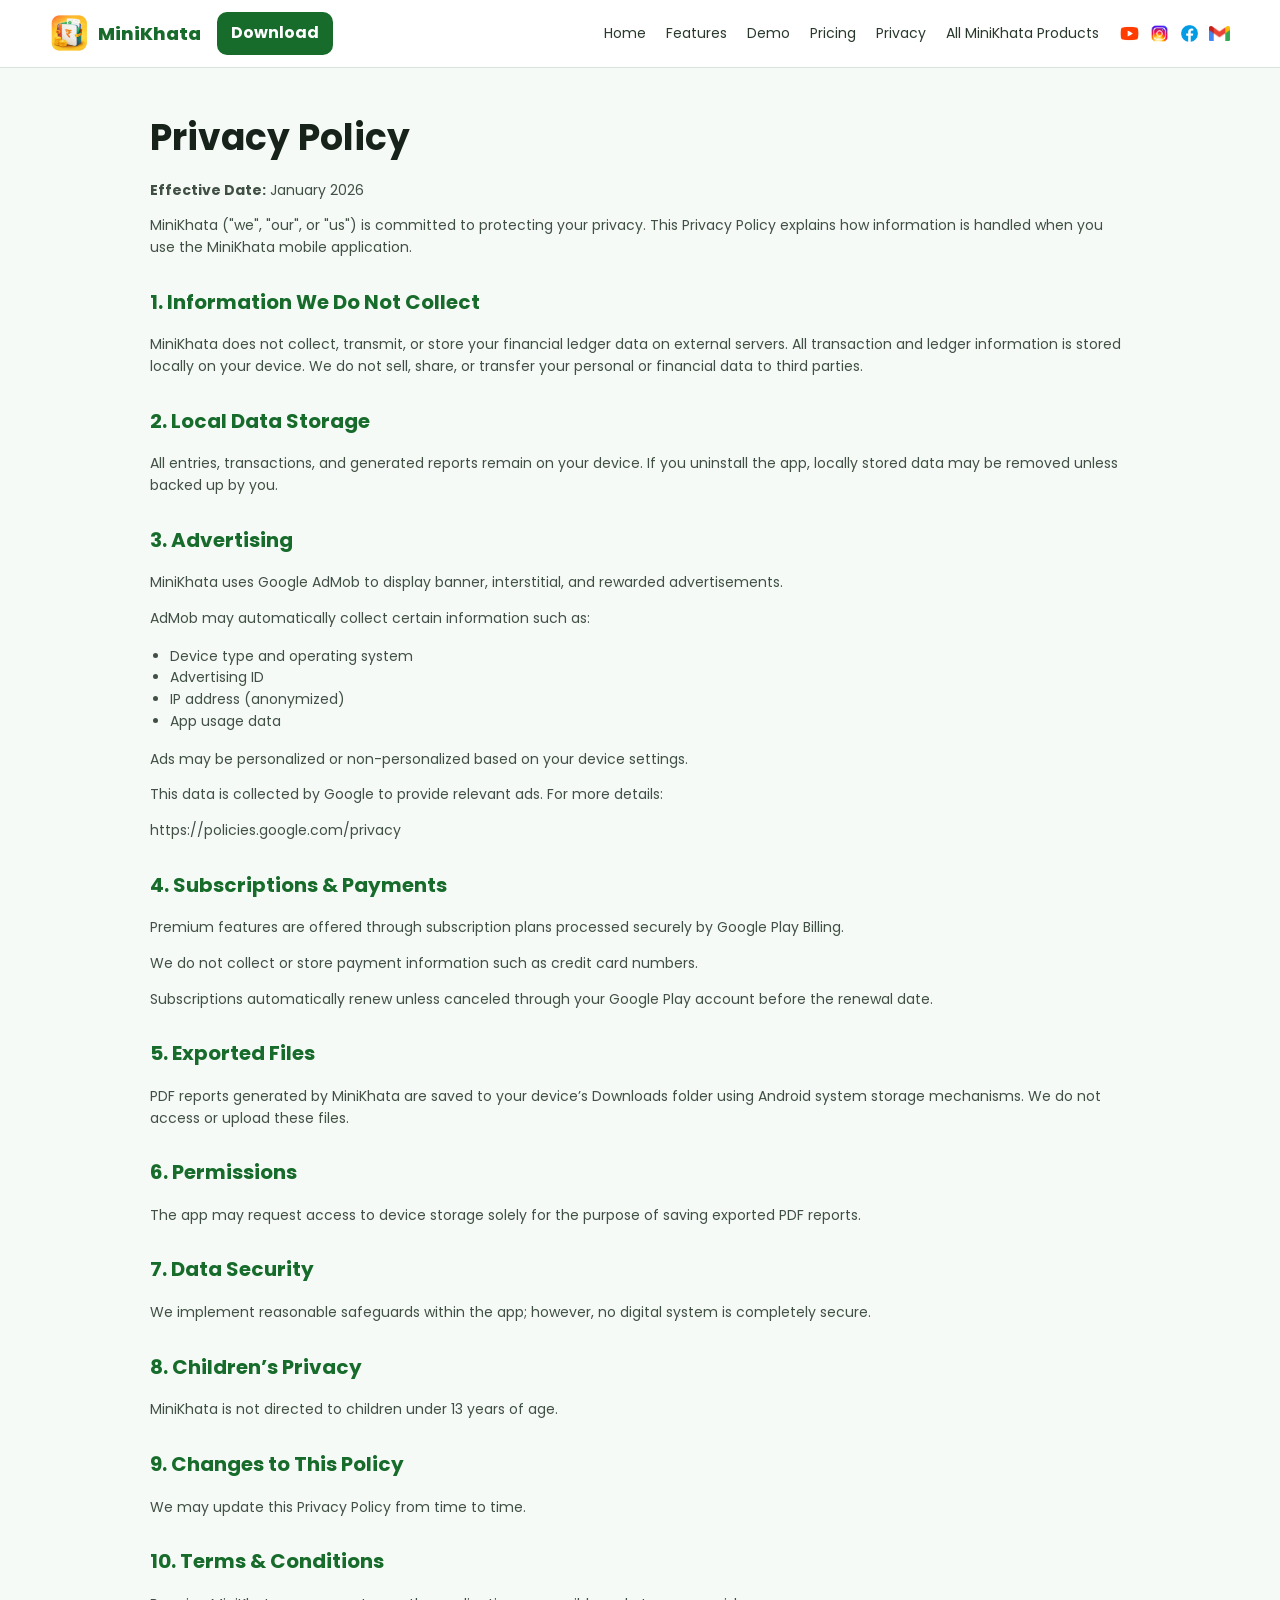
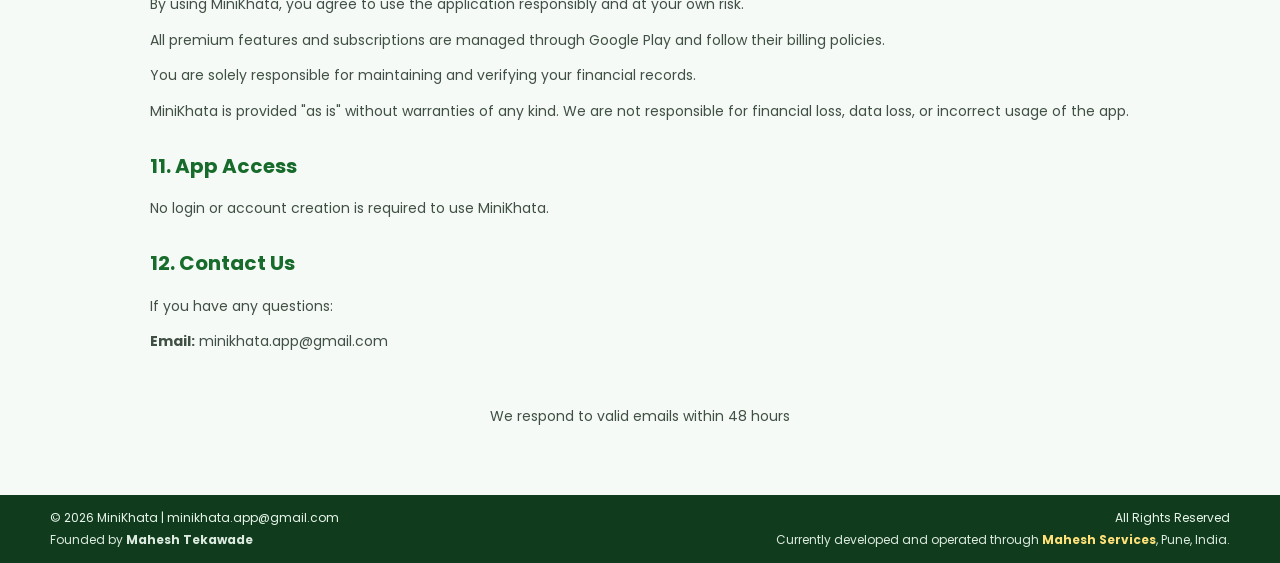
<file: privacy.html>
<!DOCTYPE html>
<html>
<head>
<meta charset="UTF-8">
<title>MiniKhata Udhar & Ledger App – Privacy Policy</title>
<meta name="description" content="Privacy policy for the MiniKhata Udhar & Ledger Android app, including local data storage, advertising, Google Play subscriptions, exports and permissions.">
<link rel="canonical" href="https://minikhata.in/privacy.html">
<meta property="og:type" content="article">
<meta property="og:site_name" content="MiniKhata">
<meta property="og:title" content="MiniKhata Udhar & Ledger App – Privacy Policy">
<meta property="og:description" content="Privacy information for the MiniKhata Android ledger app.">
<meta property="og:url" content="https://minikhata.in/privacy.html">
<meta name="twitter:card" content="summary">

<link href="https://fonts.googleapis.com/css2?family=Poppins:wght@300;500;700&display=swap" rel="stylesheet">

<link rel="stylesheet" href="assets/site.css">
</head>

<body><nav class="nav">
  <div class="nav-left">
    <a href="index.html" style="display:flex;align-items:center;gap:10px"><img src="assets/icons/logo.png" class="logo" alt="MiniKhata logo"><span class="brand">MiniKhata</span></a>
    <a href="https://play.google.com/store/apps/details?id=com.mahesh.minikhata" class="download-btn" target="_blank" rel="noopener">Download</a>
  </div>
  <button class="menu-btn" aria-label="Open menu" aria-expanded="false">☰</button>
  <div class="nav-right">
    <a href="index.html#home">Home</a>
    <a href="index.html#features">Features</a>
    <a href="index.html#showcase">Demo</a>
    <a href="index.html#pricing">Pricing</a>
    <a href="privacy.html">Privacy</a>
    <a href="https://minikhata.com/" target="_blank" rel="noopener">All MiniKhata Products</a>
    <div class="social-icons">
      <a href="https://youtube.com/@minikhata-app" target="_blank" rel="noopener"><img src="assets/icons/youtube.png" alt="YouTube"></a>
      <a href="https://www.instagram.com/minikhata.app/" target="_blank" rel="noopener"><img src="assets/icons/instagram.png" alt="Instagram"></a>
      <a href="https://www.facebook.com/profile.php?id=61575447310297" target="_blank" rel="noopener"><img src="assets/icons/facebook.png" alt="Facebook"></a>
      <a href="mailto:minikhata.app@gmail.com"><img src="assets/icons/gmail.png" alt="Email"></a>
    </div>
  </div>
</nav><main><div class="container"><div class="privacy-wrap">

<h1>Privacy Policy</h1>

<p><strong>Effective Date:</strong> January 2026</p>

<p>MiniKhata ("we", "our", or "us") is committed to protecting your privacy. This Privacy Policy explains how information is handled when you use the MiniKhata mobile application.</p>

<h2>1. Information We Do Not Collect</h2>
<p>MiniKhata does not collect, transmit, or store your financial ledger data on external servers. All transaction and ledger information is stored locally on your device. We do not sell, share, or transfer your personal or financial data to third parties.
</p>

<h2>2. Local Data Storage</h2>
<p>All entries, transactions, and generated reports remain on your device. If you uninstall the app, locally stored data may be removed unless backed up by you.</p>

<h2>3. Advertising</h2>
<p>MiniKhata uses Google AdMob to display banner, interstitial, and rewarded advertisements.</p>
<p>AdMob may automatically collect certain information such as:</p>

<ul>
<li>Device type and operating system</li>
<li>Advertising ID</li>
<li>IP address (anonymized)</li>
<li>App usage data</li>
</ul>

<p>Ads may be personalized or non-personalized based on your device settings.</p>
<p>This data is collected by Google to provide relevant ads. For more details:</p>

<p><a href="https://policies.google.com/privacy" target="_blank" rel="noopener">
https://policies.google.com/privacy</a></p>

<h2>4. Subscriptions & Payments</h2>
<p>Premium features are offered through subscription plans processed securely by Google Play Billing.</p>
<p>We do not collect or store payment information such as credit card numbers.</p>
<p>Subscriptions automatically renew unless canceled through your Google Play account before the renewal date.</p>

<h2>5. Exported Files</h2>
<p>PDF reports generated by MiniKhata are saved to your device’s Downloads folder using Android system storage mechanisms. We do not access or upload these files.</p>

<h2>6. Permissions</h2>
<p>The app may request access to device storage solely for the purpose of saving exported PDF reports.</p>

<h2>7. Data Security</h2>
<p>We implement reasonable safeguards within the app; however, no digital system is completely secure.</p>

<h2>8. Children’s Privacy</h2>
<p>MiniKhata is not directed to children under 13 years of age.</p>

<h2>9. Changes to This Policy</h2>
<p>We may update this Privacy Policy from time to time.</p>

<h2>10. Terms & Conditions</h2>

<p>By using MiniKhata, you agree to use the application responsibly and at your own risk.</p>

<p>All premium features and subscriptions are managed through Google Play and follow their billing policies.</p>

<p>You are solely responsible for maintaining and verifying your financial records.</p>

<p>MiniKhata is provided "as is" without warranties of any kind. We are not responsible for financial loss, data loss, or incorrect usage of the app.</p>

<h2>11. App Access</h2>
<p>No login or account creation is required to use MiniKhata.</p>
  
<h2>12. Contact Us</h2>
<p>If you have any questions:</p>

<p><strong>Email:</strong> minikhata.app@gmail.com</p>

<br>
<p class="privacy-note">
We respond to valid emails within 48 hours
</p>

</div></div></main><footer class="footer"><div class="container footer-compact">
  <div class="footer-cell">
    <div>© 2026 MiniKhata | minikhata.app@gmail.com</div>
  </div>
  <div class="footer-cell footer-right">
    <div>All Rights Reserved</div>
  </div>
  <div class="footer-cell footer-founder">
    <div>Founded by <strong>Mahesh Tekawade</strong></div>
  </div>
  <div class="footer-cell footer-right footer-founder">
    <div>Currently developed and operated through <a href="https://maheshservices.github.io/" target="_blank" rel="noopener"><strong>Mahesh Services</strong></a>, Pune, India.</div>
  </div>
</div></footer><script src="assets/site.js"></script></body></html>
</file>
<file: assets/site.css>
:root{
  --green:#176b2b;--green2:#228b3d;--green3:#eaf7ed;--green4:#d7efdd;
  --ink:#17231a;--muted:#5f6d62;--line:#d8e5da;--bg:#f6faf7;--white:#fff;
  --gold:#f3b51b;--max:1180px;--shadow:0 14px 36px rgba(26,74,38,.10)
}
*{box-sizing:border-box}html{scroll-behavior:smooth}body{margin:0;font-family:'Poppins',system-ui,-apple-system,Segoe UI,sans-serif;background:var(--bg);color:var(--ink);line-height:1.55}
a{text-decoration:none;color:inherit}img,video{max-width:100%;display:block}.container{width:min(var(--max),calc(100% - 36px));margin:auto}
.nav{position:sticky;top:0;z-index:50;background:rgba(255,255,255,.94);backdrop-filter:blur(12px);border-bottom:1px solid var(--line);min-height:68px;display:flex;align-items:center;justify-content:space-between;padding:0 max(18px,calc((100vw - var(--max))/2))}
.nav-left{display:flex;align-items:center;gap:10px}.logo{width:38px;height:38px;border-radius:10px}.brand{font-weight:800;font-size:18px;color:var(--green)}
.nav-right{display:flex;align-items:center;gap:20px;font-size:14px}.nav-right>a{color:#2a392d}.nav-right>a:hover{color:var(--green)}
.download-btn{padding:9px 14px!important;background:var(--green)!important;color:#fff!important;border-radius:10px;font-weight:700;margin-left:6px}
.social-icons{display:flex;align-items:center;gap:9px}.social-icons img{width:21px;height:21px;object-fit:contain}
.menu-btn{display:none;background:none;border:0;font-size:24px;color:var(--green)}
.hero{padding:54px 0 34px;background:linear-gradient(135deg,#f7fbf8 0%,#eef8f0 60%,#f6fbf7 100%);border-bottom:1px solid var(--line)}
.hero-grid{display:grid;grid-template-columns:1.05fr .95fr;gap:46px;align-items:center}.kicker{display:inline-flex;padding:6px 10px;border-radius:999px;background:var(--green3);border:1px solid #b9ddc0;color:var(--green);font-size:12px;font-weight:700}
.hero h1{font-size:clamp(38px,4.2vw,58px);line-height:1.04;letter-spacing:-1.7px;margin:15px 0 13px;color:#17331e}.hero p{font-size:17px;color:var(--muted);max-width:700px;margin:0 0 9px}.hero .btn-row{display:flex;flex-wrap:wrap;gap:10px;margin-top:22px}
.btn{display:inline-flex;align-items:center;justify-content:center;min-height:44px;padding:0 18px;border-radius:11px;font-weight:700;font-size:14px;border:1px solid var(--green);transition:.2s}.btn-primary{background:var(--green);color:#fff}.btn-primary:hover{background:#0f5921}.btn-light{background:#fff;color:var(--green)}.btn-light:hover{background:var(--green3)}
.hero-visual{position:relative;min-height:370px}.phone-stack{display:flex;align-items:flex-end;justify-content:center;gap:18px;height:100%}.phone{background:#fff;border:1px solid #d5e5d8;border-radius:28px;padding:8px;box-shadow:var(--shadow);overflow:hidden;width:min(230px,42%)}.phone.secondary{transform:translateY(28px);width:min(205px,38%)}.phone img{border-radius:20px}
.trust-row{display:flex;flex-wrap:wrap;gap:8px;margin-top:20px}.pill{font-size:11px;padding:5px 9px;border-radius:999px;border:1px solid #bfdac5;background:#fff;color:#36533b}
.section{padding:46px 0}.section-title{display:flex;align-items:end;justify-content:space-between;gap:22px;margin-bottom:20px}.section-title h2{margin:0;font-size:30px;letter-spacing:-.7px}.section-title p{margin:5px 0 0;color:var(--muted);max-width:760px}
.purpose-wrap{display:grid;grid-template-columns:1.1fr .9fr;gap:18px;align-items:stretch}.purpose{background:#fff;border:1px solid var(--line);border-radius:18px;padding:24px}.purpose h3{margin:0 0 10px;font-size:22px;color:var(--green)}.purpose p{margin:0 0 12px;color:#344437}.ecosystem-strip{margin:0;padding:24px;border-radius:18px;background:linear-gradient(145deg,var(--green),#0f5a25);color:#fff;display:flex;flex-direction:column;justify-content:center}.ecosystem-strip a{color:#ffe17a;font-weight:800;margin-top:8px}
.showcase{display:grid;grid-template-columns:1.25fr .75fr;gap:18px}.showcase video,.slider{width:100%;background:#101710;border-radius:18px;box-shadow:var(--shadow);overflow:hidden}.showcase video{aspect-ratio:16/9;object-fit:cover}.slider{display:flex;align-items:center;justify-content:center;padding:12px;min-height:100%}.slider img{max-height:410px;width:auto;border-radius:16px}
.features{display:grid;grid-template-columns:repeat(4,1fr);gap:12px}.card{background:#fff;border:1px solid var(--line);border-radius:16px;padding:18px}.card h3{font-size:17px;margin:0 0 7px;color:#204529}.card p{font-size:13px;color:var(--muted);margin:0}
.pricing{display:grid;grid-template-columns:repeat(3,1fr);gap:14px}.price-card{position:relative;background:#fff;border:1px solid var(--line);border-radius:18px;padding:22px;box-shadow:0 6px 18px rgba(26,74,38,.05)}.price-card.highlight{border:2px solid var(--green2);transform:translateY(-5px)}.price-card h3{margin:0 0 7px}.price{font-size:28px;font-weight:800;color:var(--green)}.price span{font-size:14px;color:var(--muted);font-weight:500}.tag,.save{font-size:12px;color:var(--muted);margin-top:2px}.save{color:#9a6400;font-weight:700}.price-card ul{list-style:none;padding:0;margin:16px 0;font-size:13px}.price-card li{padding:6px 0;border-bottom:1px solid #edf2ee}.badge{position:absolute;right:14px;top:14px;background:var(--gold);color:#302100;padding:5px 8px;border-radius:999px;font-size:10px;font-weight:800}.btn-outline{display:inline-flex;padding:9px 14px;border:1px solid var(--green);border-radius:9px;color:var(--green);font-weight:700;font-size:13px}.btn-outline:hover{background:var(--green);color:#fff}
.faq{display:grid;grid-template-columns:1fr 1fr;gap:10px}.faq-item{background:#fff;border:1px solid var(--line);border-radius:14px;padding:17px}.faq-item h3{margin:0 0 6px;font-size:15px;color:var(--green)}.faq-item p{margin:0;color:var(--muted);font-size:13px}
.footer{background:#103c1d;color:#e9f5ec;padding:28px 0}.footer-inner{display:grid;grid-template-columns:1.4fr 1fr;gap:28px;align-items:center}.footer .social-icons img{width:23px;height:23px}.footer-copy{font-size:13px}.footer-ecosystem{margin-top:8px;font-size:12px}.footer-ecosystem a{color:#ffe17a}
.privacy-wrap{max-width:980px;margin:0 auto;padding:42px 0 54px}.privacy-wrap h1{font-size:36px;margin:0 0 10px}.privacy-wrap h2{font-size:20px;color:var(--green);margin-top:28px}.privacy-wrap p,.privacy-wrap li{color:#415045;font-size:14px}.privacy-wrap ul{padding-left:20px}.privacy-note{text-align:center;font-size:13px;color:#777}
@media(max-width:920px){
 .nav-right{display:none;position:absolute;top:68px;left:0;right:0;background:#fff;border-bottom:1px solid var(--line);padding:12px 18px 18px;flex-direction:column;align-items:flex-start;gap:10px}.nav-right.open{display:flex}.menu-btn{display:block}.nav .social-icons{margin-top:4px}
 .hero-grid,.purpose-wrap,.showcase{grid-template-columns:1fr}.hero-visual{min-height:300px}.features{grid-template-columns:1fr 1fr}.pricing{grid-template-columns:1fr}.price-card.highlight{transform:none}.faq{grid-template-columns:1fr}.footer-inner{grid-template-columns:1fr}
}
@media(max-width:560px){
 .container{width:min(var(--max),calc(100% - 24px))}.hero{padding:34px 0 24px}.hero h1{font-size:34px}.hero p{font-size:14px}.hero-visual{min-height:260px}.phone{width:46%}.phone.secondary{width:42%}.features{grid-template-columns:1fr}.section{padding:34px 0}.section-title{align-items:start;flex-direction:column}.section-title h2{font-size:26px}.purpose,.ecosystem-strip{padding:18px}.showcase video{aspect-ratio:16/10}.privacy-wrap{padding:28px 0 40px}.privacy-wrap h1{font-size:30px}
}


/* MWSI R1.7A.1 refinements */
.showcase video{
  aspect-ratio:16/9;
  object-fit:contain !important;
  background:#000;
  width:100%;
  height:auto;
}
.footer-founder{
  margin-top:8px;
  font-size:12px;
  line-height:1.5;
  color:#dceadf;
}
.footer-founder a{
  color:#ffe17a;
}
.footer-founder a:hover{
  text-decoration:underline;
}


/* MWSI R1.7A.2 — compact media showcase */
.showcase{display:block}
.media-row{
  display:grid;
  grid-template-columns:1.15fr .85fr .85fr .85fr;
  gap:14px;
  align-items:stretch;
}
.media-tile{
  margin:0;
  background:#fff;
  border:1px solid var(--line);
  border-radius:16px;
  padding:10px;
  box-shadow:var(--shadow);
  display:flex;
  flex-direction:column;
  min-width:0;
}
.media-tile video,
.media-tile img{
  width:100%;
  height:360px;
  border-radius:12px;
  background:transparent;
}
.media-tile img{
  object-fit:contain;
}
.media-tile video{
  object-fit:contain !important;
  background:#101510;
}
.media-tile figcaption{
  margin-top:8px;
  text-align:center;
  color:var(--muted);
  font-size:12px;
  font-weight:600;
}
.video-tile{
  background:#f8fbf8;
}
.video-tile video{
  aspect-ratio:896/1920;
  width:auto;
  max-width:100%;
  height:360px;
  margin:auto;
}
@media(max-width:980px){
  .media-row{
    grid-template-columns:repeat(2,1fr);
  }
}
@media(max-width:560px){
  .media-row{
    grid-template-columns:1fr 1fr;
    gap:10px;
  }
  .media-tile{
    padding:7px;
  }
  .media-tile video,
  .media-tile img,
  .video-tile video{
    height:280px;
  }
  .media-tile figcaption{
    font-size:11px;
  }
}
@media(max-width:390px){
  .media-row{grid-template-columns:1fr}
  .media-tile video,
  .media-tile img,
  .video-tile video{height:320px}
}


/* MWSI R1.7A.3 — original-style two-item showcase */
.media-row-two{
  grid-template-columns:1fr 1fr;
  max-width:860px;
  margin:0 auto;
  gap:28px;
  align-items:start;
}
.media-clean{
  background:transparent;
  border:0;
  box-shadow:none;
  padding:0;
  border-radius:0;
}
.media-clean video,
.media-clean img{
  height:470px;
  width:100%;
  border-radius:18px;
  object-fit:contain !important;
  background:transparent;
  box-shadow:var(--shadow);
}
.media-clean video{
  width:auto;
  max-width:100%;
  margin:0 auto;
  background:#000;
}
.media-clean img{
  width:auto;
  max-width:100%;
  margin:0 auto;
}
@media(max-width:700px){
  .media-row-two{
    grid-template-columns:1fr 1fr;
    gap:12px;
  }
  .media-clean video,
  .media-clean img{
    height:340px;
  }
}
@media(max-width:420px){
  .media-row-two{
    grid-template-columns:1fr;
    gap:18px;
  }
  .media-clean video,
  .media-clean img{
    height:420px;
  }
}


/* MWSI R1.7A.4 — compact 2x2 footer */
.footer{
  background:#103c1d;
  color:#e9f5ec;
  padding:12px 0;
  min-height:68px;
  display:flex;
  align-items:center;
}
.footer-compact{
  display:grid;
  grid-template-columns:1fr 1fr;
  grid-template-rows:auto auto;
  gap:4px 28px;
  align-items:center;
  font-size:12px;
  line-height:1.35;
}
.footer-cell{min-width:0}
.footer-right{text-align:right}
.footer-founder{
  margin:0;
  color:#dceadf;
  font-size:12px;
}
.footer-founder a{color:#ffe17a}
.footer-founder a:hover{text-decoration:underline}

@media(max-width:700px){
  .footer{
    min-height:auto;
    padding:14px 0;
  }
  .footer-compact{
    grid-template-columns:1fr;
    grid-template-rows:auto;
    gap:5px;
  }
  .footer-right{text-align:left}
}
</file>
